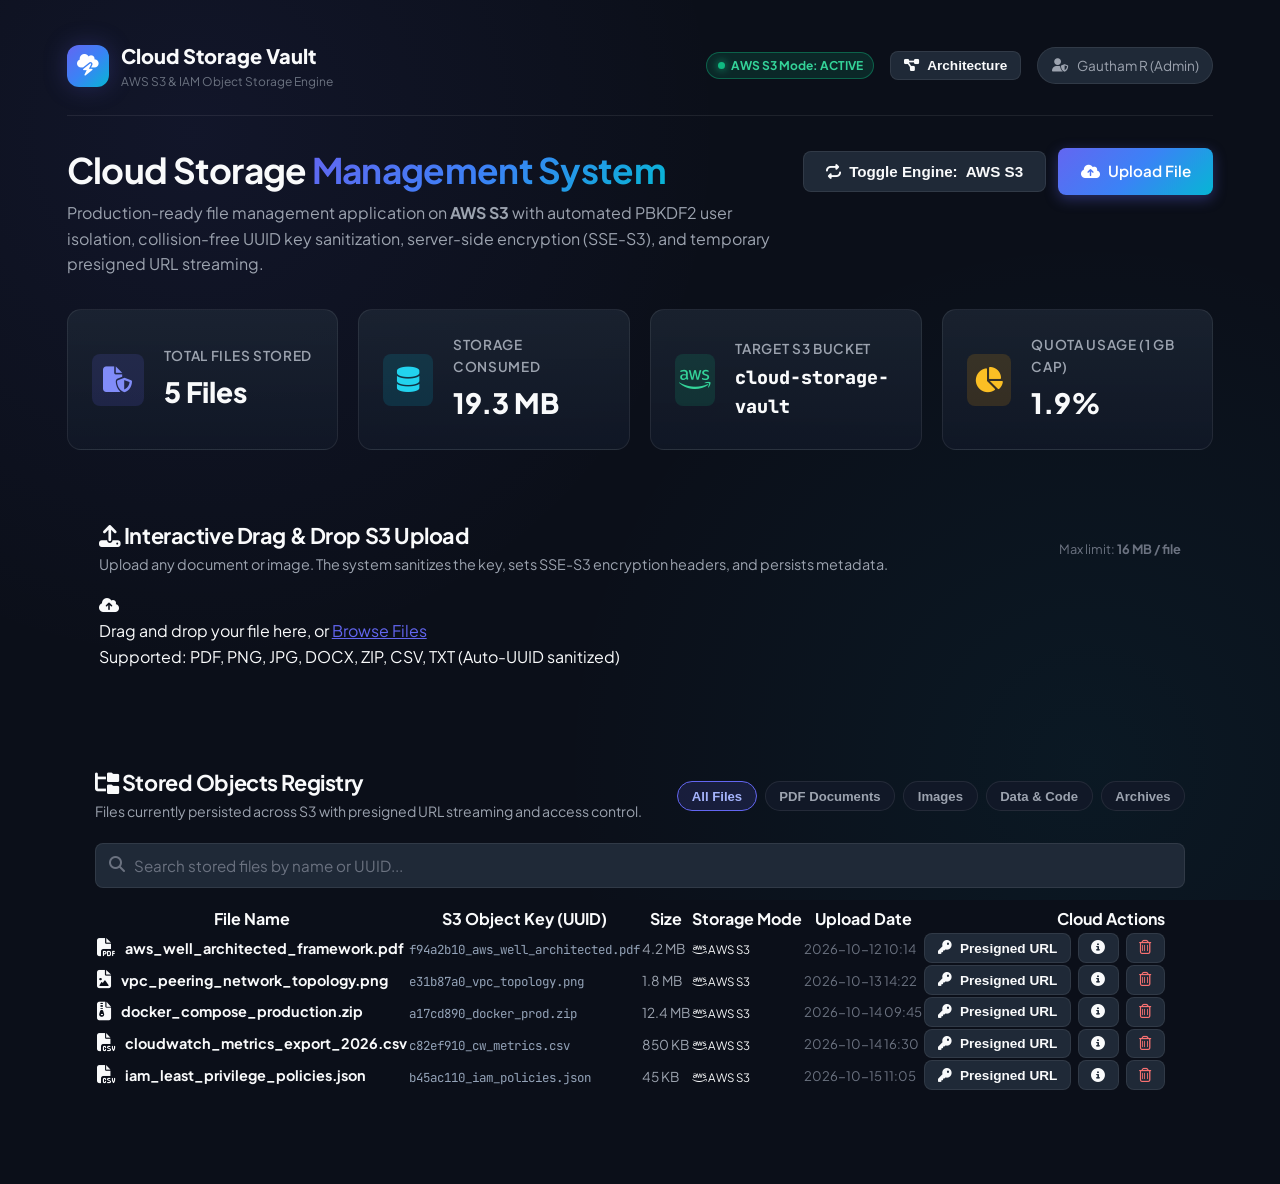
<file: index.html>
<!DOCTYPE html>
<html lang="en">
<head>
    <meta charset="UTF-8">
    <meta name="viewport" content="width=device-width, initial-scale=1.0">
    <title>Cloud Storage Management System — Live AWS S3 Demo</title>
    <meta name="description" content="Production-grade Cloud Storage Web Application built with Python, AWS S3, Boto3, and S3 Presigned URLs.">
    <link rel="stylesheet" href="https://cdnjs.cloudflare.com/ajax/libs/font-awesome/6.5.1/css/all.min.css">
    <link rel="stylesheet" href="static/css/style.css">
    <style>
        .container {
            max-width: 1200px;
            margin: 0 auto;
            padding: 1.5rem 1rem 4rem 1rem;
        }
        .header-brand {
            display: flex;
            align-items: center;
            gap: 0.75rem;
            text-decoration: none;
        }
        .logo-icon {
            width: 42px;
            height: 42px;
            border-radius: 12px;
            background: var(--accent-gradient);
            display: flex;
            align-items: center;
            justify-content: center;
            font-size: 1.35rem;
            color: #ffffff;
            box-shadow: var(--shadow-glow);
        }
        .logo-text {
            font-size: 1.25rem;
            font-weight: 800;
            color: var(--text-primary);
        }
        .badge-live-demo {
            background: rgba(16, 185, 129, 0.15);
            border: 1px solid rgba(16, 185, 129, 0.4);
            color: #34d399;
            padding: 0.2rem 0.65rem;
            border-radius: 9999px;
            font-size: 0.75rem;
            font-weight: 700;
            display: flex;
            align-items: center;
            gap: 0.4rem;
        }
        .live-dot {
            width: 7px;
            height: 7px;
            border-radius: 50%;
            background: #10B981;
            box-shadow: 0 0 8px #10B981;
            animation: pulse-dot 1.8s infinite;
        }
        @keyframes pulse-dot {
            0%, 100% { opacity: 1; transform: scale(1); }
            50% { opacity: 0.4; transform: scale(0.85); }
        }
        .nav-bar {
            display: flex;
            justify-content: space-between;
            align-items: center;
            padding: 1rem 0 1.5rem 0;
            border-bottom: 1px solid var(--border-subtle);
            margin-bottom: 2rem;
        }
        .nav-right {
            display: flex;
            align-items: center;
            gap: 1rem;
        }
        .user-pill {
            background: var(--bg-surface-elevated);
            border: 1px solid var(--border-subtle);
            padding: 0.4rem 0.85rem;
            border-radius: 9999px;
            font-size: 0.85rem;
            color: var(--text-secondary);
            display: flex;
            align-items: center;
            gap: 0.5rem;
        }
        .modal-overlay {
            position: fixed;
            inset: 0;
            background: rgba(0, 0, 0, 0.75);
            backdrop-filter: blur(6px);
            display: none;
            align-items: center;
            justify-content: center;
            z-index: 1000;
            padding: 1rem;
        }
        .modal-overlay.active {
            display: flex;
        }
        .modal-box {
            background: var(--bg-surface);
            border: 1px solid var(--border-highlight);
            border-radius: var(--radius-lg);
            width: 100%;
            max-width: 580px;
            padding: 1.75rem;
            box-shadow: var(--shadow-lg);
            animation: modalSlide 0.25s ease-out;
        }
        @keyframes modalSlide {
            from { opacity: 0; transform: translateY(12px) scale(0.97); }
            to { opacity: 1; transform: translateY(0) scale(1); }
        }
        .url-box {
            background: #060911;
            border: 1px solid var(--border-subtle);
            padding: 0.85rem;
            border-radius: var(--radius-sm);
            font-family: 'JetBrains Mono', monospace;
            font-size: 0.8rem;
            color: #38bdf8;
            word-break: break-all;
            margin: 1rem 0;
            max-height: 120px;
            overflow-y: auto;
        }
        .meta-row {
            display: flex;
            justify-content: space-between;
            padding: 0.5rem 0;
            border-bottom: 1px solid var(--border-subtle);
            font-size: 0.88rem;
        }
        .meta-label {
            color: var(--text-secondary);
        }
        .meta-val {
            font-family: 'JetBrains Mono', monospace;
            color: var(--text-primary);
            font-weight: 600;
        }
        .toast-container {
            position: fixed;
            bottom: 24px;
            right: 24px;
            z-index: 2000;
            display: flex;
            flex-direction: column;
            gap: 8px;
        }
        .toast {
            background: var(--bg-surface-elevated);
            border: 1px solid var(--border-subtle);
            padding: 0.85rem 1.25rem;
            border-radius: var(--radius-md);
            color: var(--text-primary);
            font-size: 0.9rem;
            box-shadow: var(--shadow-lg);
            display: flex;
            align-items: center;
            gap: 0.75rem;
            animation: toastIn 0.25s ease-out;
        }
        @keyframes toastIn {
            from { transform: translateX(30px); opacity: 0; }
            to { transform: translateX(0); opacity: 1; }
        }
        .filter-pill {
            cursor: pointer;
            padding: 0.4rem 0.85rem;
            border-radius: 9999px;
            font-size: 0.82rem;
            font-weight: 600;
            background: var(--bg-surface);
            border: 1px solid var(--border-subtle);
            color: var(--text-secondary);
            transition: all var(--transition-fast);
        }
        .filter-pill.active {
            background: var(--primary-light);
            border-color: var(--primary);
            color: #a5b4fc;
        }
    </style>
</head>
<body>

<div class="container">
    <!-- Navigation Bar -->
    <header class="nav-bar">
        <a href="#" class="header-brand">
            <div class="logo-icon">
                <i class="fa-solid fa-cloud-bolt"></i>
            </div>
            <div>
                <div class="logo-text">Cloud Storage Vault</div>
                <div style="font-size: 0.75rem; color: var(--text-muted);">AWS S3 &amp; IAM Object Storage Engine</div>
            </div>
        </a>
        <div class="nav-right">
            <div class="badge-live-demo">
                <div class="live-dot"></div>
                <span>AWS S3 Mode: ACTIVE</span>
            </div>
            <button class="btn btn-secondary btn-sm" onclick="openArchModal()">
                <i class="fa-solid fa-diagram-project"></i> Architecture
            </button>
            <div class="user-pill">
                <i class="fa-solid fa-user-shield text-cyan-400"></i>
                <span>Gautham R (Admin)</span>
            </div>
        </div>
    </header>

    <!-- Header Hero Banner -->
    <div class="dashboard-header" style="margin-bottom: 2rem;">
        <div>
            <h1 style="font-size: 2.2rem; margin-bottom: 0.5rem;">
                Cloud Storage <span class="gradient-text">Management System</span>
            </h1>
            <p style="color: var(--text-secondary); font-size: 1rem; max-width: 720px;">
                Production-ready file management application on <strong>AWS S3</strong> with automated PBKDF2 user isolation, 
                collision-free UUID key sanitization, server-side encryption (SSE-S3), and temporary presigned URL streaming.
            </p>
        </div>
        <div style="display: flex; gap: 0.75rem; align-items: center;">
            <button class="btn btn-secondary" onclick="toggleEngine()" id="btn-toggle-engine">
                <i class="fa-solid fa-repeat"></i> Toggle Engine: <strong id="lbl-engine">AWS S3</strong>
            </button>
            <a href="#upload-section" class="btn btn-primary">
                <i class="fa-solid fa-cloud-arrow-up"></i> Upload File
            </a>
        </div>
    </div>

    <!-- Metrics Cards Grid -->
    <div class="stats-grid" style="margin-bottom: 2.5rem;">
        <div class="stat-card">
            <div class="stat-icon-wrapper stat-icon-primary">
                <i class="fa-solid fa-file-shield"></i>
            </div>
            <div class="stat-info">
                <div class="stat-label">Total Files Stored</div>
                <div class="stat-value" id="stat-files-count">5 Files</div>
            </div>
        </div>

        <div class="stat-card">
            <div class="stat-icon-wrapper stat-icon-cyan">
                <i class="fa-solid fa-database"></i>
            </div>
            <div class="stat-info">
                <div class="stat-label">Storage Consumed</div>
                <div class="stat-value" id="stat-storage-size">19.3 MB</div>
            </div>
        </div>

        <div class="stat-card">
            <div class="stat-icon-wrapper stat-icon-emerald">
                <i class="fa-brands fa-aws"></i>
            </div>
            <div class="stat-info">
                <div class="stat-label">Target S3 Bucket</div>
                <div class="stat-value" style="font-size: 1.15rem; font-family: 'JetBrains Mono', monospace;">cloud-storage-vault</div>
            </div>
        </div>

        <div class="stat-card">
            <div class="stat-icon-wrapper stat-icon-amber">
                <i class="fa-solid fa-chart-pie"></i>
            </div>
            <div class="stat-info">
                <div class="stat-label">Quota Usage (1 GB Cap)</div>
                <div class="stat-value" id="stat-quota-pct">1.9%</div>
            </div>
        </div>
    </div>

    <!-- Upload Section -->
    <div id="upload-section" class="card" style="margin-bottom: 2.5rem; padding: 2rem;">
        <div style="display: flex; justify-content: space-between; align-items: center; margin-bottom: 1rem;">
            <div>
                <h2 style="font-size: 1.35rem; margin-bottom: 0.25rem;">
                    <i class="fa-solid fa-upload text-cyan-400"></i> Interactive Drag &amp; Drop S3 Upload
                </h2>
                <p style="color: var(--text-secondary); font-size: 0.9rem;">
                    Upload any document or image. The system sanitizes the key, sets SSE-S3 encryption headers, and persists metadata.
                </p>
            </div>
            <div style="font-size: 0.8rem; color: var(--text-muted);">
                Max limit: <strong>16 MB / file</strong>
            </div>
        </div>

        <div class="drop-zone" id="drop-zone" onclick="document.getElementById('file-input').click()">
            <div class="drop-zone-icon">
                <i class="fa-solid fa-cloud-arrow-up"></i>
            </div>
            <div class="drop-zone-text">
                Drag and drop your file here, or <span style="color: var(--primary); text-decoration: underline;">Browse Files</span>
            </div>
            <div class="drop-zone-sub">
                Supported: PDF, PNG, JPG, DOCX, ZIP, CSV, TXT (Auto-UUID sanitized)
            </div>
            <input type="file" id="file-input" style="display: none;" onchange="handleFileSelect(event)">
        </div>

        <!-- Animated Progress Bar -->
        <div id="upload-progress-container" style="display: none; margin-top: 1.25rem;">
            <div style="display: flex; justify-content: space-between; font-size: 0.85rem; margin-bottom: 0.4rem;">
                <span id="progress-filename" style="font-weight: 600; color: var(--text-primary);">Uploading...</span>
                <span id="progress-pct" style="color: var(--secondary); font-weight: 700;">0%</span>
            </div>
            <div style="background: rgba(255, 255, 255, 0.08); height: 8px; border-radius: 999px; overflow: hidden;">
                <div id="progress-bar-fill" style="background: var(--accent-gradient); width: 0%; height: 100%; transition: width 0.15s ease-out;"></div>
            </div>
        </div>
    </div>

    <!-- File Management Table Section -->
    <div class="card" style="padding: 1.75rem;">
        <div style="display: flex; justify-content: space-between; align-items: center; margin-bottom: 1.25rem; flex-wrap: wrap; gap: 1rem;">
            <div>
                <h2 style="font-size: 1.35rem; margin-bottom: 0.25rem;">
                    <i class="fa-solid fa-folder-tree text-primary"></i> Stored Objects Registry
                </h2>
                <p style="color: var(--text-secondary); font-size: 0.88rem;">
                    Files currently persisted across S3 with presigned URL streaming and access control.
                </p>
            </div>
            <div style="display: flex; gap: 0.5rem; flex-wrap: wrap;" id="filter-container">
                <button class="filter-pill active" onclick="setFilter('all')">All Files</button>
                <button class="filter-pill" onclick="setFilter('pdf')">PDF Documents</button>
                <button class="filter-pill" onclick="setFilter('image')">Images</button>
                <button class="filter-pill" onclick="setFilter('data')">Data &amp; Code</button>
                <button class="filter-pill" onclick="setFilter('archive')">Archives</button>
            </div>
        </div>

        <!-- Search Bar -->
        <div style="margin-bottom: 1rem; position: relative;">
            <i class="fa-solid fa-magnifying-glass" style="position: absolute; left: 14px; top: 13px; color: var(--text-muted);"></i>
            <input type="text" id="search-input" onkeyup="filterTable()" placeholder="Search stored files by name or UUID..." 
                   class="form-control" style="padding-left: 38px; width: 100%;">
        </div>

        <!-- Table -->
        <div class="table-responsive">
            <table class="table" id="files-table">
                <thead>
                    <tr>
                        <th>File Name</th>
                        <th>S3 Object Key (UUID)</th>
                        <th>Size</th>
                        <th>Storage Mode</th>
                        <th>Upload Date</th>
                        <th style="text-align: right;">Cloud Actions</th>
                    </tr>
                </thead>
                <tbody id="files-tbody">
                    <!-- Populated dynamically via JS -->
                </tbody>
            </table>
        </div>
    </div>
</div>

<!-- Presigned URL Modal -->
<div class="modal-overlay" id="presigned-modal">
    <div class="modal-box">
        <div style="display: flex; justify-content: space-between; align-items: center;">
            <h3 style="font-size: 1.2rem; color: var(--text-primary); display: flex; align-items: center; gap: 0.5rem;">
                <i class="fa-solid fa-key text-cyan-400"></i> S3 Presigned URL Generated
            </h3>
            <button onclick="closeModal('presigned-modal')" style="background: none; border: none; color: var(--text-muted); font-size: 1.2rem; cursor: pointer;">&times;</button>
        </div>
        <p style="color: var(--text-secondary); font-size: 0.88rem; margin-top: 0.5rem;">
            This temporary URL provides time-bounded access directly to Amazon S3 via signature v4 authentication.
        </p>

        <div class="url-box" id="presigned-url-text">Generating...</div>

        <div class="meta-row">
            <span class="meta-label">Expires In</span>
            <span class="meta-val" style="color: #34d399;" id="timer-display">3600 seconds (60 mins)</span>
        </div>
        <div class="meta-row">
            <span class="meta-label">Permission</span>
            <span class="meta-val">s3:GetObject (Read Only)</span>
        </div>
        <div class="meta-row">
            <span class="meta-label">Signature Version</span>
            <span class="meta-val">AWS4-HMAC-SHA256</span>
        </div>

        <div style="display: flex; justify-content: flex-end; gap: 0.75rem; margin-top: 1.5rem;">
            <button class="btn btn-secondary btn-sm" onclick="copyPresignedUrl()">
                <i class="fa-regular fa-copy"></i> Copy Link
            </button>
            <button class="btn btn-primary btn-sm" onclick="openSimulatedStream()">
                <i class="fa-solid fa-arrow-up-right-from-square"></i> Test Stream
            </button>
        </div>
    </div>
</div>

<!-- Metadata Inspector Modal -->
<div class="modal-overlay" id="meta-modal">
    <div class="modal-box">
        <div style="display: flex; justify-content: space-between; align-items: center;">
            <h3 style="font-size: 1.2rem; color: var(--text-primary); display: flex; align-items: center; gap: 0.5rem;">
                <i class="fa-solid fa-circle-info text-primary"></i> S3 Object Metadata
            </h3>
            <button onclick="closeModal('meta-modal')" style="background: none; border: none; color: var(--text-muted); font-size: 1.2rem; cursor: pointer;">&times;</button>
        </div>
        <div style="margin-top: 1.25rem;" id="meta-details-body">
            <!-- Injected by JS -->
        </div>
        <div style="display: flex; justify-content: flex-end; margin-top: 1.5rem;">
            <button class="btn btn-secondary btn-sm" onclick="closeModal('meta-modal')">Close</button>
        </div>
    </div>
</div>

<!-- Architecture Diagram Modal -->
<div class="modal-overlay" id="arch-modal">
    <div class="modal-box" style="max-width: 680px;">
        <div style="display: flex; justify-content: space-between; align-items: center;">
            <h3 style="font-size: 1.25rem; color: var(--text-primary); display: flex; align-items: center; gap: 0.5rem;">
                <i class="fa-solid fa-diagram-project text-cyan-400"></i> Cloud Storage Architecture Flow
            </h3>
            <button onclick="closeModal('arch-modal')" style="background: none; border: none; color: var(--text-muted); font-size: 1.2rem; cursor: pointer;">&times;</button>
        </div>
        <div style="margin: 1.25rem 0; background: #060911; border: 1px solid var(--border-subtle); padding: 1.25rem; border-radius: 12px; font-size: 0.82rem; font-family: monospace; color: #cbd5e1; line-height: 1.5;">
┌────────────────┐      HTTPS Upload (POST)      ┌─────────────────────────────┐<br>
│  User Browser  │ ────────────────────────────&gt; │  Flask App / API Service    │<br>
└────────────────┘                               └──────────────┬──────────────┘<br>
        ▲                                                       │<br>
        │ Direct Binary Stream (302 Redirect)                   │ Boto3 S3 SDK<br>
        ▼                                                       ▼<br>
┌──────────────────────────────────────────────────────────────────────────────┐<br>
│              Amazon Web Services (AWS) S3 Object Storage                     │<br>
│  • Bucket: cloud-storage-vault-prod      • Server-Side Encryption: SSE-S3    │<br>
│  • Presigned URL SigV4 (60m TTL)         • Least-Privilege IAM User Policy   │<br>
└──────────────────────────────────────────────────────────────────────────────┘
        </div>
        <p style="font-size: 0.88rem; color: var(--text-secondary); line-height: 1.5;">
            The application abstracts physical binary storage from business metadata. Large binary files stream directly to Amazon S3 using temporary presigned URLs to prevent web server bottlenecks, while object records are indexed in the relational database.
        </p>
        <div style="display: flex; justify-content: flex-end; margin-top: 1.5rem;">
            <button class="btn btn-primary btn-sm" onclick="closeModal('arch-modal')">Understood</button>
        </div>
    </div>
</div>

<!-- Toast notifications -->
<div class="toast-container" id="toast-container"></div>

<script>
// Mock initial files persisted in S3
let activeEngine = 'AWS S3';
let currentFilter = 'all';

let filesData = [
    {
        id: '1',
        name: 'aws_well_architected_framework.pdf',
        category: 'pdf',
        uuidKey: 'f94a2b10_aws_well_architected.pdf',
        sizeBytes: 4404019,
        sizeDisplay: '4.2 MB',
        date: '2026-10-12 10:14',
        mode: 'AWS S3',
        etag: '"9b10a4c138e7270a0b9e"',
        mime: 'application/pdf'
    },
    {
        id: '2',
        name: 'vpc_peering_network_topology.png',
        category: 'image',
        uuidKey: 'e31b87a0_vpc_topology.png',
        sizeBytes: 1887436,
        sizeDisplay: '1.8 MB',
        date: '2026-10-13 14:22',
        mode: 'AWS S3',
        etag: '"c45b89a718e2270d1a4e"',
        mime: 'image/png'
    },
    {
        id: '3',
        name: 'docker_compose_production.zip',
        category: 'archive',
        uuidKey: 'a17cd890_docker_prod.zip',
        sizeBytes: 13002342,
        sizeDisplay: '12.4 MB',
        date: '2026-10-14 09:45',
        mode: 'AWS S3',
        etag: '"d78a99e018e2270f2b3c"',
        mime: 'application/zip'
    },
    {
        id: '4',
        name: 'cloudwatch_metrics_export_2026.csv',
        category: 'data',
        uuidKey: 'c82ef910_cw_metrics.csv',
        sizeBytes: 870400,
        sizeDisplay: '850 KB',
        date: '2026-10-14 16:30',
        mode: 'AWS S3',
        etag: '"1e99a8b218e2270a5f8d"',
        mime: 'text/csv'
    },
    {
        id: '5',
        name: 'iam_least_privilege_policies.json',
        category: 'data',
        uuidKey: 'b45ac110_iam_policies.json',
        sizeBytes: 46080,
        sizeDisplay: '45 KB',
        date: '2026-10-15 11:05',
        mode: 'AWS S3',
        etag: '"8f77d3b118e2270c9a1a"',
        mime: 'application/json'
    }
];

function renderTable() {
    const tbody = document.getElementById('files-tbody');
    tbody.innerHTML = '';

    const searchTerm = document.getElementById('search-input').value.toLowerCase();

    const filtered = filesData.filter(f => {
        const matchesCategory = (currentFilter === 'all') || (f.category === currentFilter);
        const matchesSearch = f.name.toLowerCase().includes(searchTerm) || f.uuidKey.toLowerCase().includes(searchTerm);
        return matchesCategory && matchesSearch;
    });

    if (filtered.length === 0) {
        tbody.innerHTML = `<tr><td colspan="6" style="text-align: center; color: var(--text-muted); padding: 2rem;">No matching files found.</td></tr>`;
        return;
    }

    filtered.forEach(file => {
        let iconClass = 'fa-file';
        if (file.category === 'pdf') iconClass = 'fa-file-pdf text-rose-400';
        else if (file.category === 'image') iconClass = 'fa-file-image text-cyan-400';
        else if (file.category === 'archive') iconClass = 'fa-file-zipper text-amber-400';
        else if (file.category === 'data') iconClass = 'fa-file-csv text-emerald-400';

        const row = document.createElement('tr');
        row.innerHTML = `
            <td>
                <div style="display: flex; align-items: center; gap: 0.65rem;">
                    <i class="fa-solid ${iconClass}" style="font-size: 1.15rem;"></i>
                    <strong style="color: var(--text-primary); font-size: 0.9rem;">${file.name}</strong>
                </div>
            </td>
            <td><code style="font-size: 0.78rem; color: #94a3b8;">${file.uuidKey}</code></td>
            <td><span style="font-size: 0.85rem; color: var(--text-secondary);">${file.sizeDisplay}</span></td>
            <td>
                <span class="badge ${file.mode === 'AWS S3' ? 'badge-success' : 'badge-primary'}" style="font-size: 0.72rem;">
                    <i class="${file.mode === 'AWS S3' ? 'fa-brands fa-aws' : 'fa-solid fa-hard-drive'}"></i> ${file.mode}
                </span>
            </td>
            <td style="font-size: 0.82rem; color: var(--text-muted);">${file.date}</td>
            <td style="text-align: right;">
                <div style="display: inline-flex; gap: 0.4rem;">
                    <button class="btn btn-secondary btn-sm" onclick="generatePresignedUrl('${file.id}')" title="Generate AWS S3 Presigned URL">
                        <i class="fa-solid fa-key text-cyan-400"></i> Presigned URL
                    </button>
                    <button class="btn btn-secondary btn-sm" onclick="inspectMeta('${file.id}')" title="Inspect S3 Object Metadata">
                        <i class="fa-solid fa-circle-info"></i>
                    </button>
                    <button class="btn btn-secondary btn-sm" onclick="deleteFile('${file.id}')" style="color: #f87171;" title="Delete Object">
                        <i class="fa-regular fa-trash-can"></i>
                    </button>
                </div>
            </td>
        `;
        tbody.appendChild(row);
    });

    updateMetrics();
}

function updateMetrics() {
    document.getElementById('stat-files-count').textContent = `${filesData.length} Files`;
    const totalBytes = filesData.reduce((acc, f) => acc + f.sizeBytes, 0);
    const mb = (totalBytes / (1024 * 1024)).toFixed(1);
    document.getElementById('stat-storage-size').textContent = `${mb} MB`;
    const quotaPct = ((totalBytes / (1024 * 1024 * 1024)) * 100).toFixed(1);
    document.getElementById('stat-quota-pct').textContent = `${quotaPct}%`;
}

function setFilter(cat) {
    currentFilter = cat;
    document.querySelectorAll('.filter-pill').forEach(btn => btn.classList.remove('active'));
    event.target.classList.add('active');
    renderTable();
}

function filterTable() {
    renderTable();
}

function toggleEngine() {
    activeEngine = (activeEngine === 'AWS S3') ? 'Local Storage' : 'AWS S3';
    document.getElementById('lbl-engine').textContent = activeEngine;
    filesData.forEach(f => f.mode = activeEngine);
    renderTable();
    showToast(`Storage engine switched to ${activeEngine}`);
}

function handleFileSelect(e) {
    const file = e.target.files[0];
    if (!file) return;

    if (file.size > 16 * 1024 * 1024) {
        showToast('Error: File exceeds 16 MB limit!', 'danger');
        return;
    }

    const progressContainer = document.getElementById('upload-progress-container');
    const progressBar = document.getElementById('progress-bar-fill');
    const progressFilename = document.getElementById('progress-filename');
    const progressPct = document.getElementById('progress-pct');

    progressContainer.style.display = 'block';
    progressFilename.textContent = `Uploading ${file.name} to S3 Bucket...`;
    progressBar.style.width = '0%';
    progressPct.textContent = '0%';

    let progress = 0;
    const interval = setInterval(() => {
        progress += 20;
        progressBar.style.width = progress + '%';
        progressPct.textContent = progress + '%';

        if (progress >= 100) {
            clearInterval(interval);
            setTimeout(() => {
                progressContainer.style.display = 'none';

                // Categorize
                let cat = 'data';
                const ext = file.name.split('.').pop().toLowerCase();
                if (['pdf'].includes(ext)) cat = 'pdf';
                else if (['png', 'jpg', 'jpeg', 'webp'].includes(ext)) cat = 'image';
                else if (['zip', 'tar', 'gz'].includes(ext)) cat = 'archive';

                const uuidStr = Math.random().toString(36).substring(2, 10);
                const sizeDisplay = file.size > 1024 * 1024 ? (file.size / (1024*1024)).toFixed(1) + ' MB' : (file.size / 1024).toFixed(0) + ' KB';

                const now = new Date();
                const dateStr = now.toISOString().slice(0, 10) + ' ' + now.toTimeString().slice(0, 5);

                filesData.unshift({
                    id: String(Date.now()),
                    name: file.name,
                    category: cat,
                    uuidKey: `${uuidStr}_${file.name}`,
                    sizeBytes: file.size,
                    sizeDisplay: sizeDisplay,
                    date: dateStr,
                    mode: activeEngine,
                    etag: `"${Math.random().toString(36).substring(2, 18)}"`,
                    mime: file.type || 'application/octet-stream'
                });

                renderTable();
                showToast(`Successfully uploaded ${file.name} with SSE-S3 encryption!`);
            }, 300);
        }
    }, 120);
}

function generatePresignedUrl(id) {
    const file = filesData.find(f => f.id === id);
    if (!file) return;

    const mockUrl = `https://cloud-storage-vault.s3.us-east-1.amazonaws.com/${file.uuidKey}?X-Amz-Algorithm=AWS4-HMAC-SHA256&X-Amz-Credential=AKIAIOSFODNN7EXAMPLE%2F20261015%2Fus-east-1%2Fs3%2Faws4_request&X-Amz-Date=20261015T120000Z&X-Amz-Expires=3600&X-Amz-SignedHeaders=host&X-Amz-Signature=8f9a2c3b8e7...`;

    document.getElementById('presigned-url-text').textContent = mockUrl;
    document.getElementById('presigned-modal').classList.add('active');
}

function copyPresignedUrl() {
    const text = document.getElementById('presigned-url-text').textContent;
    navigator.clipboard.writeText(text);
    showToast('Presigned S3 URL copied to clipboard!');
}

function openSimulatedStream() {
    showToast('Simulating secure direct binary stream from Amazon S3...');
}

function inspectMeta(id) {
    const file = filesData.find(f => f.id === id);
    if (!file) return;

    const body = document.getElementById('meta-details-body');
    body.innerHTML = `
        <div class="meta-row"><span class="meta-label">Original Filename</span><span class="meta-val">${file.name}</span></div>
        <div class="meta-row"><span class="meta-label">S3 Object Key</span><span class="meta-val">${file.uuidKey}</span></div>
        <div class="meta-row"><span class="meta-label">S3 Bucket Name</span><span class="meta-val">cloud-storage-vault-prod</span></div>
        <div class="meta-row"><span class="meta-label">Content-Type</span><span class="meta-val">${file.mime}</span></div>
        <div class="meta-row"><span class="meta-label">Server-Side Encryption</span><span class="meta-val" style="color: #34d399;">AES-256 (SSE-S3)</span></div>
        <div class="meta-row"><span class="meta-label">ETag Hash</span><span class="meta-val">${file.etag}</span></div>
        <div class="meta-row"><span class="meta-label">Storage Class</span><span class="meta-val">STANDARD</span></div>
        <div class="meta-row"><span class="meta-label">Owner IAM Identity</span><span class="meta-val">arn:aws:iam::123456789012:user/gautham</span></div>
    `;
    document.getElementById('meta-modal').classList.add('active');
}

function deleteFile(id) {
    const idx = filesData.findIndex(f => f.id === id);
    if (idx === -1) return;
    const name = filesData[idx].name;
    if (confirm(`Are you sure you want to delete "${name}" from S3?`)) {
        filesData.splice(idx, 1);
        renderTable();
        showToast(`Deleted ${name} from storage.`);
    }
}

function openArchModal() {
    document.getElementById('arch-modal').classList.add('active');
}

function closeModal(modalId) {
    document.getElementById(modalId).classList.remove('active');
}

function showToast(message, type = 'success') {
    const container = document.getElementById('toast-container');
    const toast = document.createElement('div');
    toast.className = 'toast';
    toast.innerHTML = `<i class="fa-solid fa-circle-check text-cyan-400"></i> <span>${message}</span>`;
    container.appendChild(toast);
    setTimeout(() => {
        toast.style.opacity = '0';
        toast.style.transition = 'opacity 0.3s ease';
        setTimeout(() => toast.remove(), 300);
    }, 3200);
}

// Drag & drop handlers
const dropZone = document.getElementById('drop-zone');
['dragenter', 'dragover'].forEach(eventName => {
    dropZone.addEventListener(eventName, (e) => {
        e.preventDefault();
        dropZone.style.borderColor = 'var(--primary)';
        dropZone.style.background = 'rgba(99, 102, 241, 0.08)';
    });
});
['dragleave', 'drop'].forEach(eventName => {
    dropZone.addEventListener(eventName, (e) => {
        e.preventDefault();
        dropZone.style.borderColor = 'var(--border-subtle)';
        dropZone.style.background = 'transparent';
    });
});
dropZone.addEventListener('drop', (e) => {
    const files = e.dataTransfer.files;
    if (files.length > 0) {
        handleFileSelect({ target: { files: files } });
    }
});

// Initial Render
renderTable();
</script>
</body>
</html>
</file>
<file: static/css/style.css>
/* ==========================================================================
   Cloud Storage Management System - Modern Design System
   Aesthetics: Clean Deep Cloud / Glassmorphism / Indigo-Cyan Gradient Highlights
   ========================================================================== */

@import url('https://fonts.googleapis.com/css2?family=Plus+Jakarta+Sans:wght@300;400;500;600;700;800&family=JetBrains+Mono:wght@400;500;600&display=swap');

:root {
    /* Color Palette */
    --bg-main: #0B0F19;
    --bg-surface: #111827;
    --bg-surface-elevated: #1F2937;
    --bg-glass: rgba(17, 24, 39, 0.75);
    --border-subtle: rgba(255, 255, 255, 0.08);
    --border-highlight: rgba(99, 102, 241, 0.4);

    /* Primary Accent Gradients */
    --primary: #6366F1;
    --primary-hover: #4F46E5;
    --primary-light: rgba(99, 102, 241, 0.15);
    --secondary: #06B6D4;
    --secondary-hover: #0891B2;
    --accent-gradient: linear-gradient(135deg, #6366F1 0%, #3B82F6 50%, #06B6D4 100%);
    --accent-gradient-hover: linear-gradient(135deg, #4F46E5 0%, #2563EB 50%, #0891B2 100%);
    --card-gradient: linear-gradient(180deg, rgba(31, 41, 55, 0.7) 0%, rgba(17, 24, 39, 0.85) 100%);

    /* Semantic Status Colors */
    --success: #10B981;
    --success-bg: rgba(16, 185, 129, 0.15);
    --warning: #F59E0B;
    --warning-bg: rgba(245, 158, 11, 0.15);
    --danger: #EF4444;
    --danger-bg: rgba(239, 68, 68, 0.15);
    --info: #3B82F6;
    --info-bg: rgba(59, 130, 246, 0.15);

    /* Text Hierarchy */
    --text-primary: #F9FAFB;
    --text-secondary: #9CA3AF;
    --text-muted: #6B7280;
    --text-inverse: #0B0F19;

    /* Shadows & Effects */
    --shadow-sm: 0 1px 2px 0 rgba(0, 0, 0, 0.05);
    --shadow-md: 0 4px 6px -1px rgba(0, 0, 0, 0.2), 0 2px 4px -2px rgba(0, 0, 0, 0.2);
    --shadow-lg: 0 10px 25px -3px rgba(0, 0, 0, 0.4), 0 4px 6px -4px rgba(0, 0, 0, 0.3);
    --shadow-glow: 0 0 25px rgba(99, 102, 241, 0.25);
    --shadow-glow-cyan: 0 0 25px rgba(6, 182, 212, 0.25);

    /* Layout & Radius */
    --radius-sm: 8px;
    --radius-md: 14px;
    --radius-lg: 20px;
    --radius-full: 9999px;
    --transition-fast: 0.15s ease;
    --transition-normal: 0.25s cubic-bezier(0.4, 0, 0.2, 1);
}

/* Base Reset */
*, *::before, *::after {
    box-sizing: border-box;
    margin: 0;
    padding: 0;
}

html {
    font-size: 16px;
    scroll-behavior: smooth;
}

body {
    font-family: 'Plus Jakarta Sans', -apple-system, BlinkMacSystemFont, 'Segoe UI', Roboto, sans-serif;
    background-color: var(--bg-main);
    color: var(--text-primary);
    min-height: 100vh;
    display: flex;
    flex-direction: column;
    line-height: 1.6;
    overflow-x: hidden;
    background-image: 
        radial-gradient(circle at 15% 15%, rgba(99, 102, 241, 0.08) 0%, transparent 40%),
        radial-gradient(circle at 85% 85%, rgba(6, 182, 212, 0.06) 0%, transparent 40%);
    background-attachment: fixed;
}

/* Typography */
h1, h2, h3, h4, h5, h6 {
    color: var(--text-primary);
    font-weight: 700;
    line-height: 1.25;
    letter-spacing: -0.02em;
}

a {
    color: var(--secondary);
    text-decoration: none;
    transition: color var(--transition-fast);
}

a:hover {
    color: #38BDF8;
}

code, pre {
    font-family: 'JetBrains Mono', monospace;
}

/* Glassmorphism Containers */
.glass-panel {
    background: var(--bg-glass);
    backdrop-filter: blur(16px);
    -webkit-backdrop-filter: blur(16px);
    border: 1px solid var(--border-subtle);
    border-radius: var(--radius-md);
}

/* Navigation Bar */
.navbar {
    position: sticky;
    top: 0;
    z-index: 100;
    background: rgba(11, 15, 25, 0.85);
    backdrop-filter: blur(20px);
    -webkit-backdrop-filter: blur(20px);
    border-bottom: 1px solid var(--border-subtle);
    padding: 0.85rem 2rem;
    display: flex;
    align-items: center;
    justify-content: space-between;
}

.nav-brand {
    display: flex;
    align-items: center;
    gap: 0.75rem;
    font-size: 1.25rem;
    font-weight: 800;
    color: var(--text-primary);
    text-decoration: none;
    letter-spacing: -0.03em;
}

.brand-icon {
    width: 38px;
    height: 38px;
    background: var(--accent-gradient);
    border-radius: var(--radius-sm);
    display: flex;
    align-items: center;
    justify-content: center;
    color: #FFFFFF;
    font-size: 1.25rem;
    box-shadow: var(--shadow-glow);
}

.nav-links {
    display: flex;
    align-items: center;
    gap: 1.5rem;
    list-style: none;
}

.nav-link {
    color: var(--text-secondary);
    font-weight: 500;
    font-size: 0.925rem;
    padding: 0.5rem 0.85rem;
    border-radius: var(--radius-sm);
    transition: all var(--transition-fast);
    display: flex;
    align-items: center;
    gap: 0.4rem;
}

.nav-link:hover, .nav-link.active {
    color: var(--text-primary);
    background: var(--primary-light);
}

.nav-badge-mode {
    font-size: 0.75rem;
    font-weight: 700;
    padding: 0.25rem 0.65rem;
    border-radius: var(--radius-full);
    text-transform: uppercase;
    letter-spacing: 0.05em;
    display: inline-flex;
    align-items: center;
    gap: 0.35rem;
}

.mode-local {
    background: rgba(16, 185, 129, 0.15);
    color: #34D399;
    border: 1px solid rgba(16, 185, 129, 0.3);
}

.mode-s3 {
    background: rgba(245, 158, 11, 0.15);
    color: #FBBF24;
    border: 1px solid rgba(245, 158, 11, 0.3);
}

/* Buttons */
.btn {
    display: inline-flex;
    align-items: center;
    justify-content: center;
    gap: 0.5rem;
    font-size: 0.95rem;
    font-weight: 600;
    padding: 0.7rem 1.4rem;
    border-radius: var(--radius-sm);
    border: none;
    cursor: pointer;
    transition: all var(--transition-normal);
    text-decoration: none;
}

.btn-primary {
    background: var(--accent-gradient);
    color: #FFFFFF;
    box-shadow: 0 4px 14px rgba(99, 102, 241, 0.35);
}

.btn-primary:hover {
    background: var(--accent-gradient-hover);
    transform: translateY(-1px);
    box-shadow: 0 6px 20px rgba(99, 102, 241, 0.5);
    color: #FFFFFF;
}

.btn-secondary {
    background: var(--bg-surface-elevated);
    color: var(--text-primary);
    border: 1px solid var(--border-subtle);
}

.btn-secondary:hover {
    background: #374151;
    border-color: rgba(255, 255, 255, 0.2);
    color: #FFFFFF;
}

.btn-danger {
    background: var(--danger-bg);
    color: #F87171;
    border: 1px solid rgba(239, 68, 68, 0.3);
}

.btn-danger:hover {
    background: var(--danger);
    color: #FFFFFF;
}

.btn-sm {
    padding: 0.4rem 0.8rem;
    font-size: 0.85rem;
}

.btn-lg {
    padding: 0.9rem 1.8rem;
    font-size: 1.05rem;
}

/* Main Container Layout */
.main-content {
    flex: 1;
    padding: 2.5rem 2rem;
    max-width: 1280px;
    width: 100%;
    margin: 0 auto;
}

/* Hero Section (Landing Page) */
.hero-section {
    padding: 4rem 1rem 3rem;
    text-align: center;
    max-width: 900px;
    margin: 0 auto;
}

.hero-pill {
    display: inline-flex;
    align-items: center;
    gap: 0.5rem;
    background: var(--primary-light);
    border: 1px solid var(--border-highlight);
    padding: 0.4rem 1rem;
    border-radius: var(--radius-full);
    color: #A5B4FC;
    font-size: 0.875rem;
    font-weight: 600;
    margin-bottom: 1.5rem;
}

.hero-title {
    font-size: 3.5rem;
    font-weight: 800;
    line-height: 1.15;
    margin-bottom: 1.25rem;
}

.gradient-text {
    background: var(--accent-gradient);
    -webkit-background-clip: text;
    -webkit-text-fill-color: transparent;
}

.hero-desc {
    font-size: 1.25rem;
    color: var(--text-secondary);
    margin-bottom: 2.5rem;
    max-width: 720px;
    margin-left: auto;
    margin-right: auto;
}

.hero-cta {
    display: flex;
    justify-content: center;
    gap: 1.25rem;
    flex-wrap: wrap;
    margin-bottom: 3.5rem;
}

/* Feature Grid */
.features-grid {
    display: grid;
    grid-template-columns: repeat(auto-fit, minmax(280px, 1fr));
    gap: 1.5rem;
    margin-top: 3rem;
}

.feature-card {
    background: var(--card-gradient);
    border: 1px solid var(--border-subtle);
    padding: 2rem;
    border-radius: var(--radius-md);
    transition: all var(--transition-normal);
}

.feature-card:hover {
    transform: translateY(-4px);
    border-color: var(--border-highlight);
    box-shadow: var(--shadow-glow);
}

.feature-icon {
    width: 48px;
    height: 48px;
    background: var(--primary-light);
    border-radius: var(--radius-sm);
    display: flex;
    align-items: center;
    justify-content: center;
    font-size: 1.5rem;
    color: #818CF8;
    margin-bottom: 1.25rem;
}

.feature-card h3 {
    font-size: 1.2rem;
    margin-bottom: 0.6rem;
}

.feature-card p {
    color: var(--text-secondary);
    font-size: 0.925rem;
}

/* Auth Cards */
.auth-wrapper {
    max-width: 480px;
    margin: 2rem auto;
}

.auth-card {
    background: var(--card-gradient);
    border: 1px solid var(--border-subtle);
    border-radius: var(--radius-lg);
    padding: 2.5rem;
    box-shadow: var(--shadow-lg);
}

.auth-header {
    text-align: center;
    margin-bottom: 2rem;
}

.auth-header h2 {
    font-size: 1.85rem;
    margin-bottom: 0.5rem;
}

.auth-header p {
    color: var(--text-secondary);
    font-size: 0.95rem;
}

/* Form Controls */
.form-group {
    margin-bottom: 1.35rem;
}

.form-label {
    display: block;
    font-size: 0.875rem;
    font-weight: 600;
    color: var(--text-secondary);
    margin-bottom: 0.5rem;
}

.form-control {
    width: 100%;
    background: var(--bg-surface-elevated);
    border: 1px solid var(--border-subtle);
    border-radius: var(--radius-sm);
    padding: 0.75rem 1rem;
    color: var(--text-primary);
    font-size: 0.95rem;
    font-family: inherit;
    transition: all var(--transition-fast);
}

.form-control:focus {
    outline: none;
    border-color: var(--primary);
    box-shadow: 0 0 0 3px rgba(99, 102, 241, 0.25);
    background: #273344;
}

.form-control::placeholder {
    color: var(--text-muted);
}

.form-text {
    font-size: 0.8rem;
    color: var(--text-muted);
    margin-top: 0.4rem;
}

/* Alert Boxes */
.alert {
    padding: 0.9rem 1.25rem;
    border-radius: var(--radius-sm);
    font-size: 0.9rem;
    margin-bottom: 1.25rem;
    display: flex;
    align-items: center;
    gap: 0.75rem;
}

.alert-danger {
    background: var(--danger-bg);
    color: #FCA5A5;
    border: 1px solid rgba(239, 68, 68, 0.3);
}

.alert-success {
    background: var(--success-bg);
    color: #6EE7B7;
    border: 1px solid rgba(16, 185, 129, 0.3);
}

.alert-info {
    background: var(--info-bg);
    color: #93C5FD;
    border: 1px solid rgba(59, 130, 246, 0.3);
}

/* Dashboard Metrics & Layout */
.dashboard-header {
    display: flex;
    justify-content: space-between;
    align-items: flex-start;
    flex-wrap: wrap;
    gap: 1rem;
    margin-bottom: 2rem;
}

.stats-grid {
    display: grid;
    grid-template-columns: repeat(auto-fit, minmax(240px, 1fr));
    gap: 1.25rem;
    margin-bottom: 2rem;
}

.stat-card {
    background: var(--card-gradient);
    border: 1px solid var(--border-subtle);
    border-radius: var(--radius-md);
    padding: 1.5rem;
    display: flex;
    align-items: center;
    gap: 1.25rem;
    transition: all var(--transition-fast);
}

.stat-card:hover {
    border-color: var(--border-highlight);
}

.stat-icon-wrapper {
    width: 52px;
    height: 52px;
    border-radius: var(--radius-sm);
    display: flex;
    align-items: center;
    justify-content: center;
    font-size: 1.6rem;
}

.stat-icon-primary {
    background: var(--primary-light);
    color: #818CF8;
}

.stat-icon-cyan {
    background: rgba(6, 182, 212, 0.15);
    color: #22D3EE;
}

.stat-icon-emerald {
    background: rgba(16, 185, 129, 0.15);
    color: #34D399;
}

.stat-icon-amber {
    background: rgba(245, 158, 11, 0.15);
    color: #FBBF24;
}

.stat-info .stat-label {
    font-size: 0.85rem;
    font-weight: 600;
    color: var(--text-secondary);
    text-transform: uppercase;
    letter-spacing: 0.05em;
}

.stat-info .stat-value {
    font-size: 1.75rem;
    font-weight: 800;
    color: var(--text-primary);
    margin-top: 0.2rem;
}

/* Storage Usage Progress Bar */
.storage-progress-container {
    background: var(--card-gradient);
    border: 1px solid var(--border-subtle);
    border-radius: var(--radius-md);
    padding: 1.5rem;
    margin-bottom: 2rem;
}

.progress-header {
    display: flex;
    justify-content: space-between;
    align-items: center;
    margin-bottom: 0.75rem;
    font-size: 0.9rem;
    color: var(--text-secondary);
}

.progress-bar-bg {
    width: 100%;
    height: 10px;
    background: var(--bg-surface-elevated);
    border-radius: var(--radius-full);
    overflow: hidden;
    position: relative;
}

.progress-bar-fill {
    height: 100%;
    background: var(--accent-gradient);
    border-radius: var(--radius-full);
    transition: width 0.6s cubic-bezier(0.4, 0, 0.2, 1);
    box-shadow: 0 0 12px rgba(99, 102, 241, 0.6);
}

/* Drag and Drop Upload Zone */
.upload-dropzone {
    border: 2px dashed rgba(99, 102, 241, 0.4);
    border-radius: var(--radius-lg);
    background: rgba(31, 41, 55, 0.4);
    padding: 3.5rem 2rem;
    text-align: center;
    cursor: pointer;
    transition: all var(--transition-normal);
    margin-bottom: 2rem;
}

.upload-dropzone:hover, .upload-dropzone.dragover {
    border-color: #6366F1;
    background: rgba(99, 102, 241, 0.08);
    box-shadow: var(--shadow-glow);
    transform: scale(1.005);
}

.dropzone-icon {
    font-size: 3.5rem;
    color: #818CF8;
    margin-bottom: 1rem;
}

.dropzone-title {
    font-size: 1.4rem;
    margin-bottom: 0.5rem;
}

.dropzone-sub {
    color: var(--text-secondary);
    font-size: 0.95rem;
    margin-bottom: 1.5rem;
}

.chips-wrapper {
    display: flex;
    justify-content: center;
    flex-wrap: wrap;
    gap: 0.5rem;
    margin-top: 1rem;
}

.chip {
    background: var(--bg-surface-elevated);
    border: 1px solid var(--border-subtle);
    padding: 0.25rem 0.65rem;
    border-radius: var(--radius-full);
    font-size: 0.75rem;
    font-weight: 600;
    color: var(--text-secondary);
    text-transform: uppercase;
}

/* File Selected / Upload Progress Panel */
.upload-status-card {
    background: var(--card-gradient);
    border: 1px solid var(--border-subtle);
    border-radius: var(--radius-md);
    padding: 1.5rem;
    margin-bottom: 2rem;
    display: none;
}

.file-preview-row {
    display: flex;
    align-items: center;
    justify-content: space-between;
    gap: 1rem;
    margin-bottom: 1rem;
}

.file-preview-info {
    display: flex;
    align-items: center;
    gap: 0.75rem;
}

.file-preview-icon {
    font-size: 1.75rem;
}

/* Table Styling */
.table-container {
    background: var(--card-gradient);
    border: 1px solid var(--border-subtle);
    border-radius: var(--radius-md);
    overflow: hidden;
    box-shadow: var(--shadow-md);
}

.table-toolbar {
    padding: 1.25rem 1.5rem;
    display: flex;
    justify-content: space-between;
    align-items: center;
    flex-wrap: wrap;
    gap: 1rem;
    border-bottom: 1px solid var(--border-subtle);
}

.search-input-wrapper {
    position: relative;
    max-width: 320px;
    width: 100%;
}

.search-input {
    width: 100%;
    background: var(--bg-surface-elevated);
    border: 1px solid var(--border-subtle);
    border-radius: var(--radius-sm);
    padding: 0.55rem 1rem 0.55rem 2.25rem;
    color: var(--text-primary);
    font-size: 0.875rem;
}

.search-icon {
    position: absolute;
    left: 0.75rem;
    top: 50%;
    transform: translateY(-50%);
    color: var(--text-muted);
    font-size: 0.9rem;
}

.data-table {
    width: 100%;
    border-collapse: collapse;
    text-align: left;
}

.data-table th {
    background: rgba(17, 24, 39, 0.95);
    padding: 0.9rem 1.25rem;
    font-size: 0.8rem;
    font-weight: 700;
    color: var(--text-secondary);
    text-transform: uppercase;
    letter-spacing: 0.05em;
    border-bottom: 1px solid var(--border-subtle);
}

.data-table td {
    padding: 1rem 1.25rem;
    font-size: 0.9rem;
    border-bottom: 1px solid var(--border-subtle);
    color: var(--text-primary);
    vertical-align: middle;
}

.data-table tbody tr {
    transition: background-color var(--transition-fast);
}

.data-table tbody tr:hover {
    background: rgba(99, 102, 241, 0.05);
}

.file-name-cell {
    display: flex;
    align-items: center;
    gap: 0.75rem;
    font-weight: 600;
}

.file-ext-badge {
    padding: 0.2rem 0.5rem;
    border-radius: 4px;
    font-size: 0.7rem;
    font-weight: 700;
    text-transform: uppercase;
    background: var(--bg-surface-elevated);
    color: #A5B4FC;
    border: 1px solid var(--border-subtle);
}

.actions-cell {
    display: flex;
    align-items: center;
    gap: 0.5rem;
}

.action-btn {
    background: var(--bg-surface-elevated);
    border: 1px solid var(--border-subtle);
    color: var(--text-secondary);
    padding: 0.4rem 0.7rem;
    border-radius: var(--radius-sm);
    cursor: pointer;
    font-size: 0.85rem;
    transition: all var(--transition-fast);
    display: inline-flex;
    align-items: center;
    gap: 0.35rem;
    text-decoration: none;
}

.action-btn:hover {
    color: #FFFFFF;
    background: var(--primary);
    border-color: var(--primary);
}

.action-btn.delete-btn:hover {
    background: var(--danger);
    border-color: var(--danger);
    color: #FFFFFF;
}

/* Modal Dialog */
.modal-overlay {
    position: fixed;
    top: 0;
    left: 0;
    right: 0;
    bottom: 0;
    background: rgba(0, 0, 0, 0.75);
    backdrop-filter: blur(8px);
    display: flex;
    align-items: center;
    justify-content: center;
    z-index: 1000;
    opacity: 0;
    pointer-events: none;
    transition: opacity var(--transition-normal);
}

.modal-overlay.active {
    opacity: 1;
    pointer-events: auto;
}

.modal-card {
    background: var(--bg-surface);
    border: 1px solid var(--border-subtle);
    border-radius: var(--radius-lg);
    width: 100%;
    max-width: 520px;
    padding: 2rem;
    box-shadow: var(--shadow-lg);
    transform: translateY(20px);
    transition: transform var(--transition-normal);
}

.modal-overlay.active .modal-card {
    transform: translateY(0);
}

.modal-header {
    display: flex;
    justify-content: space-between;
    align-items: center;
    margin-bottom: 1.25rem;
}

.modal-close {
    background: none;
    border: none;
    color: var(--text-muted);
    font-size: 1.5rem;
    cursor: pointer;
}

.modal-close:hover {
    color: var(--text-primary);
}

.modal-footer {
    display: flex;
    justify-content: flex-end;
    gap: 0.75rem;
    margin-top: 1.5rem;
}

/* Toast Notifications */
.toast-container {
    position: fixed;
    bottom: 2rem;
    right: 2rem;
    z-index: 2000;
    display: flex;
    flex-direction: column;
    gap: 0.75rem;
}

.toast {
    background: var(--bg-surface-elevated);
    border: 1px solid var(--border-subtle);
    padding: 0.85rem 1.25rem;
    border-radius: var(--radius-sm);
    box-shadow: var(--shadow-lg);
    display: flex;
    align-items: center;
    gap: 0.75rem;
    font-size: 0.9rem;
    animation: slideIn 0.3s ease forwards;
    min-width: 280px;
}

.toast.toast-success {
    border-left: 4px solid var(--success);
}

.toast.toast-error {
    border-left: 4px solid var(--danger);
}

@keyframes slideIn {
    from {
        opacity: 0;
        transform: translateX(100%);
    }
    to {
        opacity: 1;
        transform: translateX(0);
    }
}

/* Empty State */
.empty-state {
    padding: 4rem 2rem;
    text-align: center;
    color: var(--text-secondary);
}

.empty-icon {
    font-size: 3.5rem;
    color: var(--text-muted);
    margin-bottom: 1rem;
}

/* Footer */
.footer {
    border-top: 1px solid var(--border-subtle);
    padding: 1.5rem 2rem;
    text-align: center;
    color: var(--text-muted);
    font-size: 0.875rem;
    background: rgba(11, 15, 25, 0.95);
    margin-top: auto;
}

/* Responsive Styles */
@media (max-width: 768px) {
    .navbar {
        padding: 0.75rem 1rem;
        flex-direction: column;
        gap: 0.75rem;
    }
    
    .nav-links {
        width: 100%;
        justify-content: center;
        flex-wrap: wrap;
        gap: 0.5rem;
    }
    
    .hero-title {
        font-size: 2.25rem;
    }

    .main-content {
        padding: 1.5rem 1rem;
    }

    .data-table th, .data-table td {
        padding: 0.75rem 0.6rem;
    }
}
</file>
